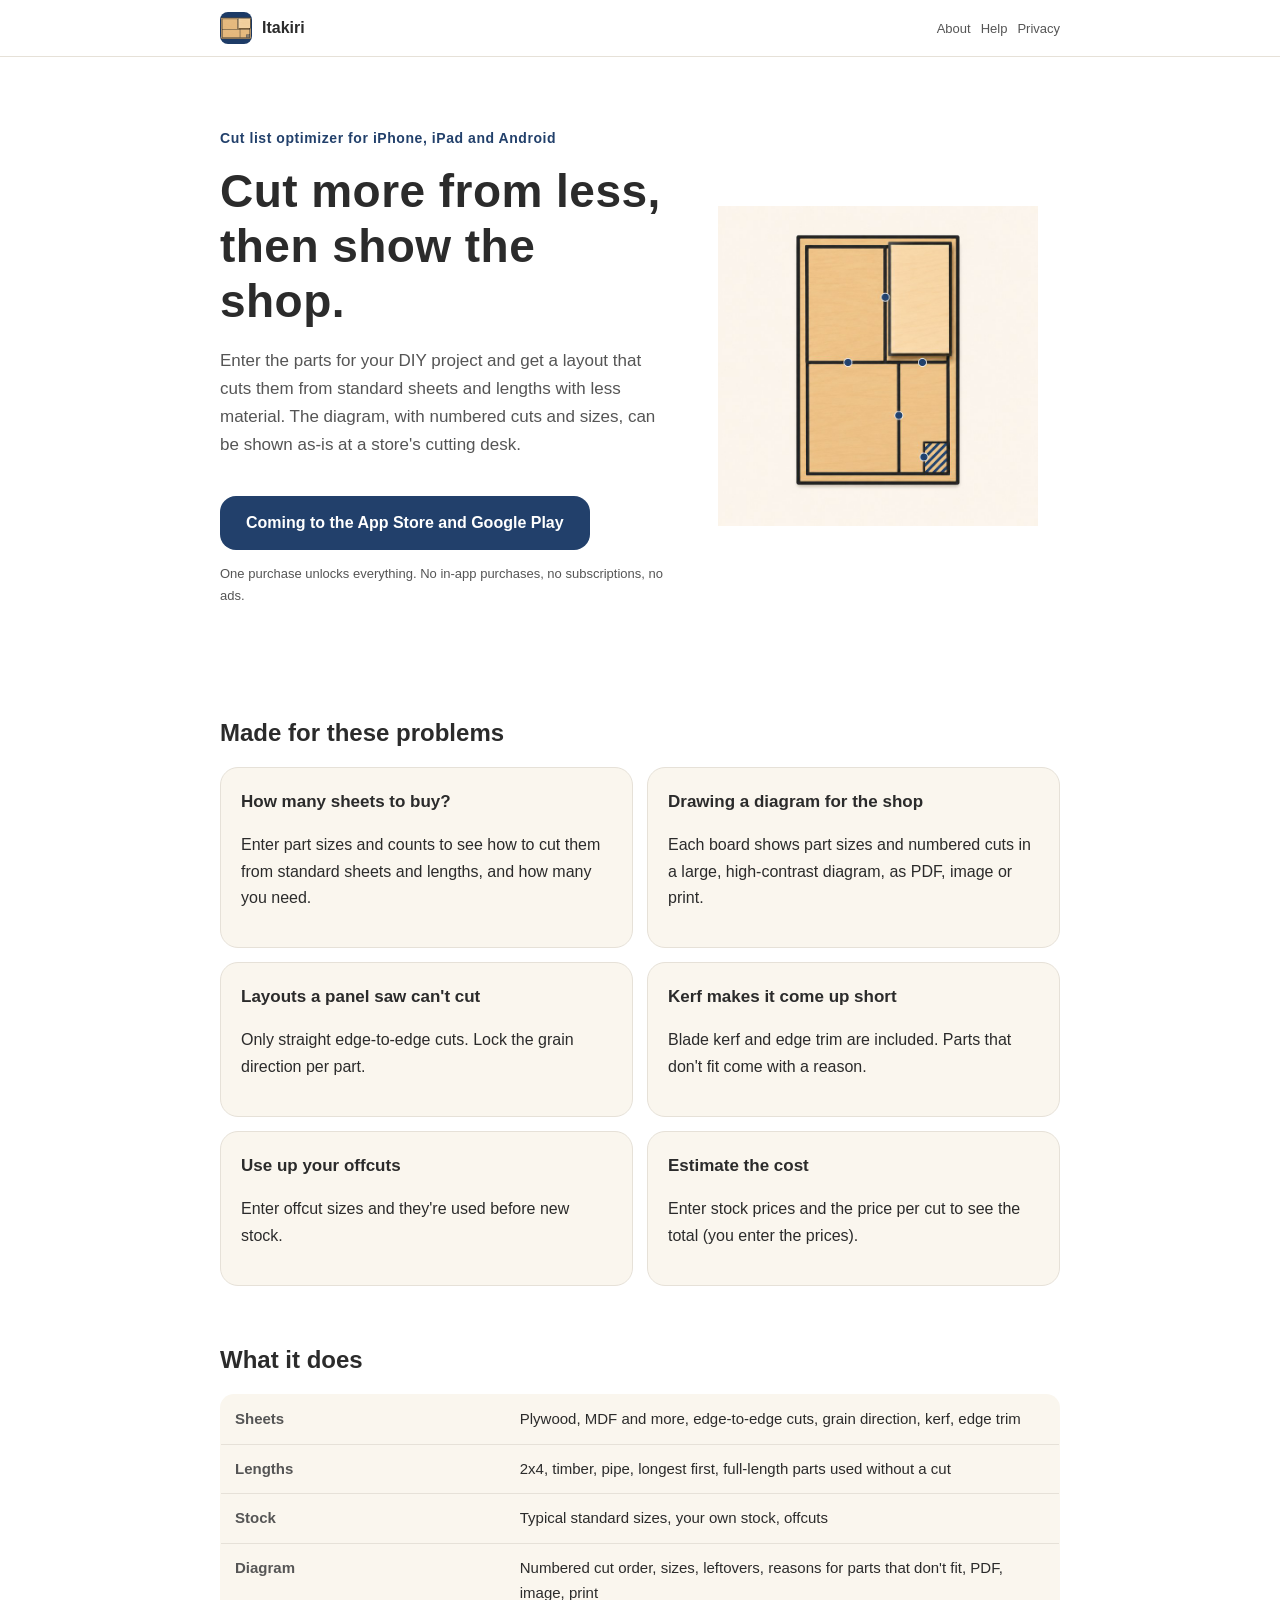
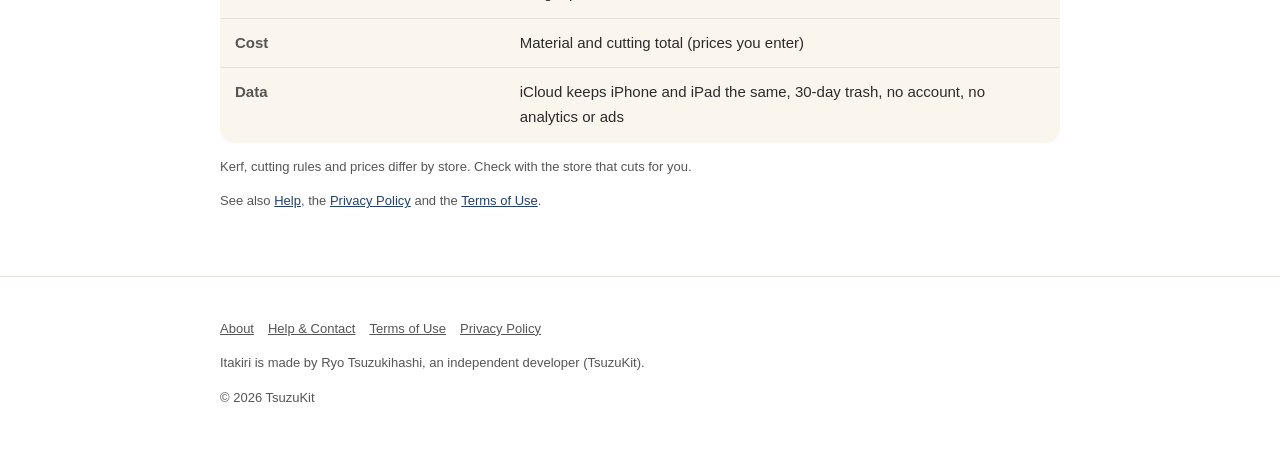
<file: index.html>
<!DOCTYPE html>
<html lang="ja" data-title-ja="いたきり｜板取り・木取り図とカットリスト" data-title-en="Itakiri | Cut list optimizer for sheets and lengths">
<head>
<meta charset="UTF-8">
<meta name="viewport" content="width=device-width, initial-scale=1">
<script>(function(){var l=navigator.languages&&navigator.languages.length?navigator.languages:[navigator.language||"ja"],p="en";for(var i=0;i<l.length;i++){var c=String(l[i]).toLowerCase();if(c.indexOf("ja")===0){p="ja";break}if(c.indexOf("en")===0){p="en";break}}var d=document.documentElement;d.lang=p;var t=d.getAttribute("data-title-"+p);if(t){document.title=t}})();</script>
<title>いたきり｜板取り・木取り図とカットリスト</title>
<meta name="description" content="DIY の部材を入れると、定尺の合板や長物から少ない材料で切り出す並べ方を出す道具。切る順の番号つきの板取り図を、そのままホームセンターのカット受付に見せられる。広告なしの買い切り。 / Enter your DIY parts and get a layout that cuts them from standard sheets and lengths with less material, with a numbered diagram for the cutting desk. No ads, one purchase.">
<meta property="og:title" content="いたきり｜板取り・木取り図とカットリスト">
<meta property="og:description" content="DIY の部材を入れると、定尺の合板や長物から少ない材料で切り出す並べ方を出す道具。切る順の番号つきの板取り図を、そのままホームセンターのカット受付に見せられる。広告なしの買い切り。">
<meta property="og:type" content="website">
<meta property="og:url" content="https://itakiri.tsuzukit.com/">
<meta property="og:image" content="https://itakiri.tsuzukit.com/assets/og.jpg">
<link rel="icon" href="assets/icon.png">
<link rel="apple-touch-icon" href="assets/icon.png">
<link rel="stylesheet" href="style.css">
</head>
<body>
<div data-l="ja" lang="ja">
<header class="site"><div class="wrap">
<a class="brand" href="./"><img src="assets/icon.png" alt="" width="32" height="32">いたきり</a>
<nav class="site"><a href="./">紹介</a><a href="support.html">使い方</a><a href="privacy.html">プライバシー</a></nav>
</div></header>
<main class="wrap">
<section class="hero">
<div>
<p class="eyebrow">iPhone・iPad・Android の板取り・カットリスト</p>
<h1>少ない材料で切り出して、<br>その図を店に見せる。</h1>
<p class="lead">DIY でつくる物の部材を入れると、定尺の合板や長物から少ない材料で切り出す並べ方を計算します。切る順の番号と寸法のついた板取り図は、ホームセンターのカット受付にそのまま見せられます。</p>
<a class="cta" href="#store" id="store">App Store・Google Play で配信予定</a>
<p class="note">買い切りで全部の機能が使えます。アプリ内課金・サブスクリプション・広告はありません。</p>
</div>
<img src="assets/hero.jpg" alt="合板に部材を並べた板取り図のイラスト" width="360">
</section>

<h2>こんな困りごとのために</h2>
<div class="grid two">
<div class="card"><h3>何枚買えばいいか分からない</h3><p>部材の寸法と数を入れると、定尺の板や長物から切り出す並べ方と、使う数を出します。</p></div>
<div class="card"><h3>店で切ってもらう図を描くのが手間</h3><p>板ごとに、部材の寸法と切る順の番号をつけた図を、白地に大きな字で出します。PDF・画像・印刷で。</p></div>
<div class="card"><h3>パネルソーで切れない並べ方</h3><p>端から端までの通しの線だけで並べます。木目の向きも部材ごとに固定できます。</p></div>
<div class="card"><h3>刃の厚みで足りなくなる</h3><p>刃の厚みと耳落としを数に入れます。入らない部材は理由をつけて知らせます。</p></div>
<div class="card"><h3>端材を使い切りたい</h3><p>手元の端材の大きさを入れると、新しい材料より先に端材から切り出します。</p></div>
<div class="card"><h3>材料費の見当がつかない</h3><p>定尺の値段と1カットの値段を入れると、合計を出します（値段はご自身で入れてください）。</p></div>
</div>

<h2>できること</h2>
<table>
<tr><th>板</th><td>合板・MDF など・通しカット・木目の向き・刃の厚み・耳落とし</td></tr>
<tr><th>長物</th><td>2×4・角材・パイプ・長い部材の順に切り出す・ちょうどの長さは切らずに使う</td></tr>
<tr><th>材料</th><td>よくある定尺の寸法・自分の材料・手元の端材</td></tr>
<tr><th>図</th><td>切る順の番号・寸法・余り・入らない理由・PDF・画像・印刷</td></tr>
<tr><th>費用</th><td>材料費とカット代の合計（値段は本人が入れる）</td></tr>
<tr><th>データ</th><td>iCloud で iPhone と iPad をそろえる・ゴミ箱（30日）・アカウントなし・解析と広告なし</td></tr>
</table>
<p class="note">刃の厚みやカットの決まり・値段は店ごとにちがいます。カットを頼む店でお確かめください。</p>
<p class="note"><a href="support.html">使い方</a>・<a href="privacy.html">プライバシーポリシー</a>・<a href="terms.html">利用規約</a>もご覧ください。</p>
</main>
<footer class="site"><div class="wrap">
<p><a href="./">紹介</a><a href="support.html">使い方とお問い合わせ</a><a href="terms.html">利用規約</a><a href="privacy.html">プライバシーポリシー</a></p>
<p>いたきりは、個人開発者の續橋涼（TsuzuKit）が作っているアプリです。</p>
<p>© 2026 TsuzuKit</p>
</div></footer>
</div>
<div data-l="en" lang="en">
<header class="site"><div class="wrap">
<a class="brand" href="./"><img src="assets/icon.png" alt="" width="32" height="32">Itakiri</a>
<nav class="site"><a href="./">About</a><a href="support.html">Help</a><a href="privacy.html">Privacy</a></nav>
</div></header>
<main class="wrap">
<section class="hero">
<div>
<p class="eyebrow">Cut list optimizer for iPhone, iPad and Android</p>
<h1>Cut more from less,<br>then show the shop.</h1>
<p class="lead">Enter the parts for your DIY project and get a layout that cuts them from standard sheets and lengths with less material. The diagram, with numbered cuts and sizes, can be shown as-is at a store's cutting desk.</p>
<a class="cta" href="#store" id="store">Coming to the App Store and Google Play</a>
<p class="note">One purchase unlocks everything. No in-app purchases, no subscriptions, no ads.</p>
</div>
<img src="assets/hero.jpg" alt="Illustration of parts laid out on a plywood sheet" width="360">
</section>

<h2>Made for these problems</h2>
<div class="grid two">
<div class="card"><h3>How many sheets to buy?</h3><p>Enter part sizes and counts to see how to cut them from standard sheets and lengths, and how many you need.</p></div>
<div class="card"><h3>Drawing a diagram for the shop</h3><p>Each board shows part sizes and numbered cuts in a large, high-contrast diagram, as PDF, image or print.</p></div>
<div class="card"><h3>Layouts a panel saw can't cut</h3><p>Only straight edge-to-edge cuts. Lock the grain direction per part.</p></div>
<div class="card"><h3>Kerf makes it come up short</h3><p>Blade kerf and edge trim are included. Parts that don't fit come with a reason.</p></div>
<div class="card"><h3>Use up your offcuts</h3><p>Enter offcut sizes and they're used before new stock.</p></div>
<div class="card"><h3>Estimate the cost</h3><p>Enter stock prices and the price per cut to see the total (you enter the prices).</p></div>
</div>

<h2>What it does</h2>
<table>
<tr><th>Sheets</th><td>Plywood, MDF and more, edge-to-edge cuts, grain direction, kerf, edge trim</td></tr>
<tr><th>Lengths</th><td>2x4, timber, pipe, longest first, full-length parts used without a cut</td></tr>
<tr><th>Stock</th><td>Typical standard sizes, your own stock, offcuts</td></tr>
<tr><th>Diagram</th><td>Numbered cut order, sizes, leftovers, reasons for parts that don't fit, PDF, image, print</td></tr>
<tr><th>Cost</th><td>Material and cutting total (prices you enter)</td></tr>
<tr><th>Data</th><td>iCloud keeps iPhone and iPad the same, 30-day trash, no account, no analytics or ads</td></tr>
</table>
<p class="note">Kerf, cutting rules and prices differ by store. Check with the store that cuts for you.</p>
<p class="note">See also <a href="support.html">Help</a>, the <a href="privacy.html">Privacy Policy</a> and the <a href="terms.html">Terms of Use</a>.</p>
</main>
<footer class="site"><div class="wrap">
<p><a href="./">About</a><a href="support.html">Help & Contact</a><a href="terms.html">Terms of Use</a><a href="privacy.html">Privacy Policy</a></p>
<p>Itakiri is made by Ryo Tsuzukihashi, an independent developer (TsuzuKit).</p>
<p>© 2026 TsuzuKit</p>
</div></footer>
</div>
</body>
</html>
</file>
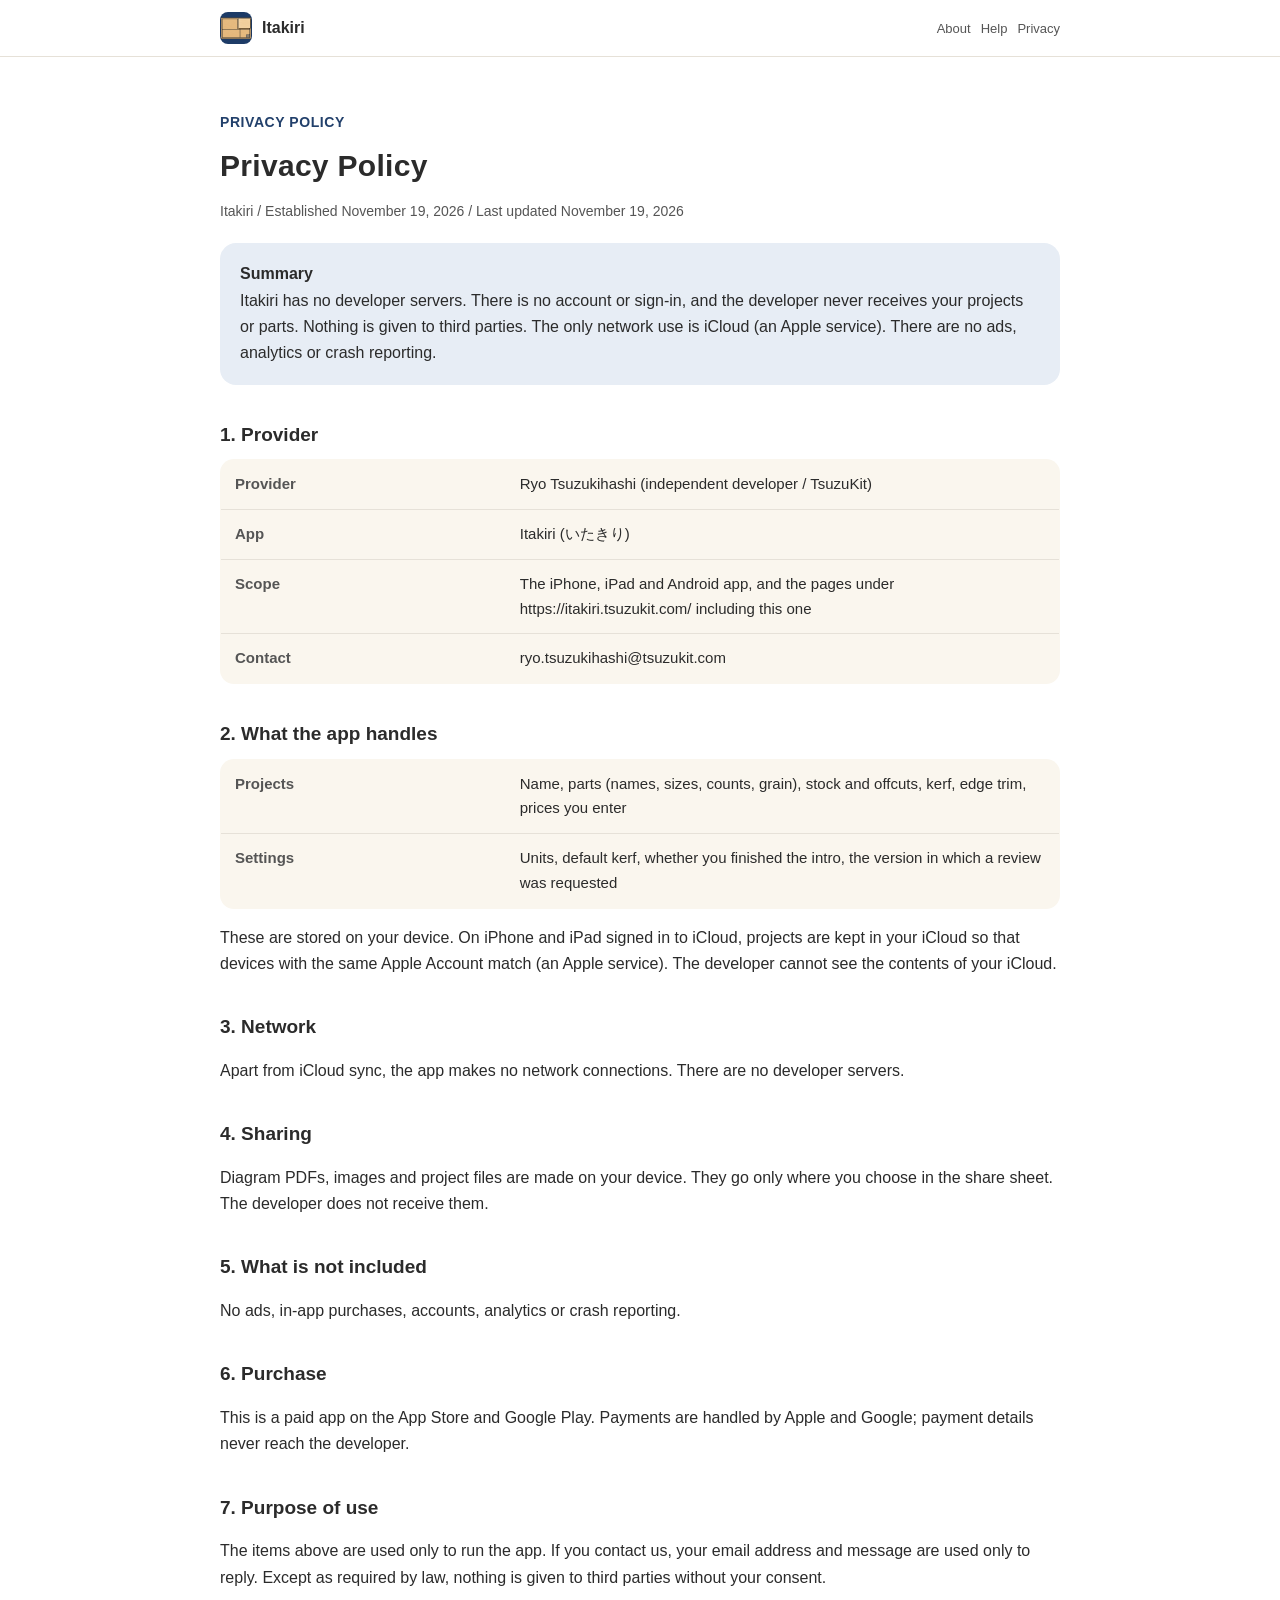
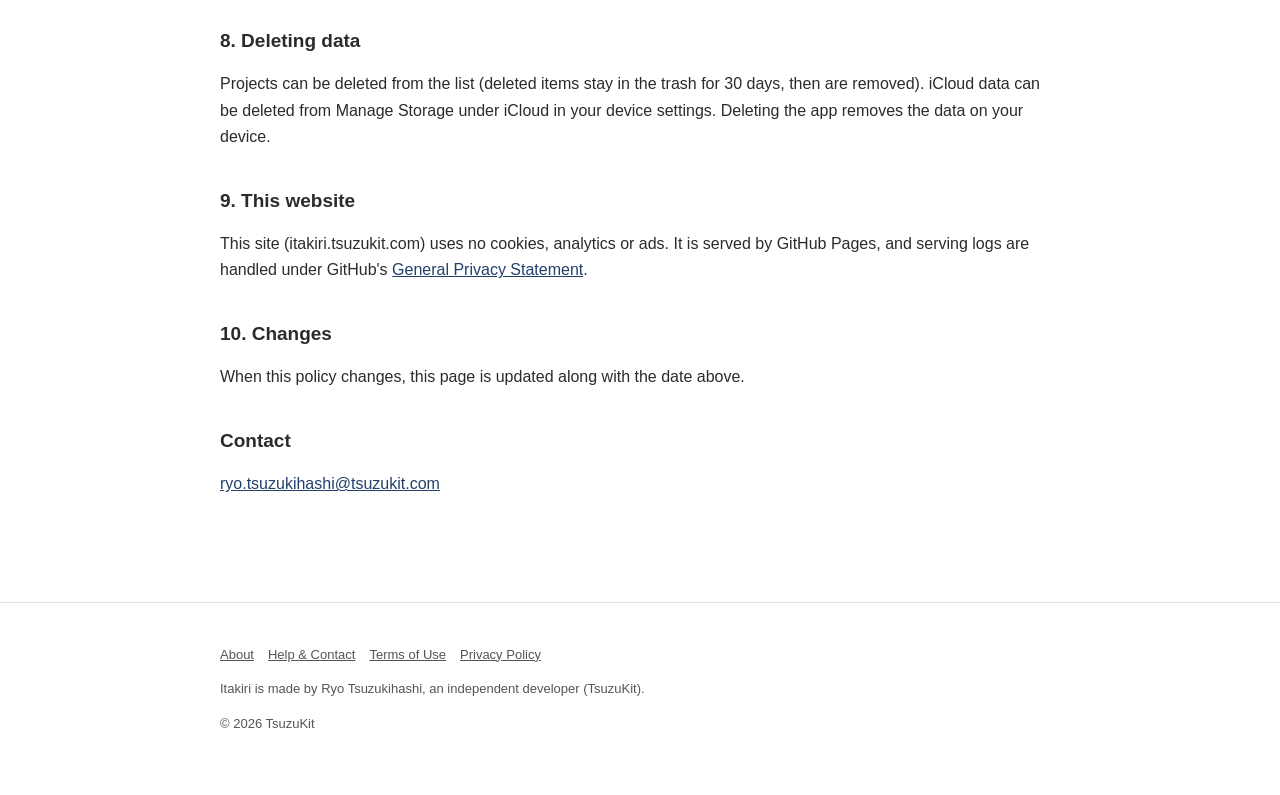
<file: privacy.html>
<!DOCTYPE html>
<html lang="ja" data-title-ja="プライバシーポリシー - いたきり" data-title-en="Privacy Policy - Itakiri">
<head>
<meta charset="UTF-8">
<meta name="viewport" content="width=device-width, initial-scale=1">
<script>(function(){var l=navigator.languages&&navigator.languages.length?navigator.languages:[navigator.language||"ja"],p="en";for(var i=0;i<l.length;i++){var c=String(l[i]).toLowerCase();if(c.indexOf("ja")===0){p="ja";break}if(c.indexOf("en")===0){p="en";break}}var d=document.documentElement;d.lang=p;var t=d.getAttribute("data-title-"+p);if(t){document.title=t}})();</script>
<title>プライバシーポリシー - いたきり</title>
<meta name="description" content="いたきりのプライバシーポリシー。開発者は個人情報を集めません。通信は iCloud だけです。 / Privacy Policy for Itakiri. The developer collects no personal information. The only network use is iCloud.">
<meta property="og:title" content="プライバシーポリシー - いたきり">
<meta property="og:description" content="いたきりのプライバシーポリシー。開発者は個人情報を集めません。通信は iCloud だけです。">
<meta property="og:type" content="website">
<meta property="og:url" content="https://itakiri.tsuzukit.com/privacy.html">
<meta property="og:image" content="https://itakiri.tsuzukit.com/assets/og.jpg">
<link rel="icon" href="assets/icon.png">
<link rel="apple-touch-icon" href="assets/icon.png">
<link rel="stylesheet" href="style.css">
</head>
<body>
<div data-l="ja" lang="ja">
<header class="site"><div class="wrap">
<a class="brand" href="./"><img src="assets/icon.png" alt="" width="32" height="32">いたきり</a>
<nav class="site"><a href="./">紹介</a><a href="support.html">使い方</a><a href="privacy.html">プライバシー</a></nav>
</div></header>
<main class="wrap">
<article class="doc">
<p class="eyebrow">PRIVACY POLICY</p>
<h1>プライバシーポリシー</h1>
<p class="meta">いたきり／制定日 2026年11月19日／改定日 2026年11月19日</p>
<div class="summary"><strong>このポリシーの要旨</strong><br>いたきりは、開発者のサーバーを持たないアプリです。アカウント登録やログインはなく、開発者があなたの作品や部材の記録を受け取ることはありません。第三者に渡すこともありません。通信は iCloud（Apple のサービス）だけです。広告、分析ツール、クラッシュを報告する仕組みは入れていません。</div>
<h2>1. 提供者</h2>
<table>
<tr><th>提供者</th><td>續橋涼（個人開発者 / TsuzuKit）</td></tr>
<tr><th>アプリ名</th><td>いたきり（英語名 Itakiri）</td></tr>
<tr><th>対象</th><td>iPhone・iPad・Android 向けアプリと、このページを含む https://itakiri.tsuzukit.com/ 配下のページ</td></tr>
<tr><th>連絡先</th><td>ryo.tsuzukihashi@tsuzukit.com</td></tr>
</table>
<h2>2. アプリが扱うもの</h2>
<table>
<tr><th>作品</th><td>名前・部材（名前・寸法・数・木目）・材料と端材・刃の厚み・耳落とし・あなたが入れた値段</td></tr>
<tr><th>アプリの設定</th><td>長さの単位・既定の刃の厚み・案内を終えたかどうか・レビューのお願いを出した版</td></tr>
</table>
<p>これらは端末の中に保存します。iCloud に入っている iPhone・iPad では、作品をあなたの iCloud に置き、同じ Apple アカウントの端末でそろえます（Apple のサービス）。開発者は、あなたの iCloud の中身を見ることはできません。</p>
<h2>3. 通信</h2>
<p>iCloud との同期のほかに、通信はしません。開発者のサーバーはありません。</p>
<h2>4. 書き出し</h2>
<p>板取り図の PDF・画像・作品のファイルは端末の中で作ります。送り先は、あなたが共有の画面で選んだアプリやサービスです。開発者には届きません。</p>
<h2>5. 入れていないもの</h2>
<p>広告・アプリ内課金・アカウント登録・分析ツール・クラッシュの報告は入れていません。</p>
<h2>6. 購入</h2>
<p>本アプリは App Store と Google Play の有料アプリです。お支払いは Apple・Google が処理し、支払いの情報は開発者には届きません。</p>
<h2>7. 情報を使う目的</h2>
<p>上のものは、アプリを動かすためだけに使います。お問い合わせをいただいたときは、メールアドレスと内容をお返事のためだけに使います。法令にもとづく場合を除き、本人の同意なく第三者に渡すことはありません。</p>
<h2>8. 消したいとき</h2>
<p>作品は一覧から消せます（消したものはゴミ箱に30日残り、そのあと消えます）。iCloud の記録は、端末の設定の iCloud の「ストレージを管理」から消せます。アプリを消すと、端末の中のデータは消えます。</p>
<h2>9. このウェブサイトについて</h2>
<p>このサイト（itakiri.tsuzukit.com）は、Cookie も、アクセスを計測する仕組みも、広告も使っていません。サイトは GitHub Pages で配信しており、配信の記録は GitHub の <a href="https://docs.github.com/ja/site-policy/privacy-policies/github-general-privacy-statement">プライバシーについての声明</a> に沿って扱われます。</p>
<h2>10. 改定</h2>
<p>このポリシーを変えるときは、このページを書きかえ、上の改定日を新しくします。</p>
<h2>お問い合わせ</h2>
<p><a href="mailto:ryo.tsuzukihashi@tsuzukit.com">ryo.tsuzukihashi@tsuzukit.com</a></p>
</article>
</main>
<footer class="site"><div class="wrap">
<p><a href="./">紹介</a><a href="support.html">使い方とお問い合わせ</a><a href="terms.html">利用規約</a><a href="privacy.html">プライバシーポリシー</a></p>
<p>いたきりは、個人開発者の續橋涼（TsuzuKit）が作っているアプリです。</p>
<p>© 2026 TsuzuKit</p>
</div></footer>
</div>
<div data-l="en" lang="en">
<header class="site"><div class="wrap">
<a class="brand" href="./"><img src="assets/icon.png" alt="" width="32" height="32">Itakiri</a>
<nav class="site"><a href="./">About</a><a href="support.html">Help</a><a href="privacy.html">Privacy</a></nav>
</div></header>
<main class="wrap">
<article class="doc">
<p class="eyebrow">PRIVACY POLICY</p>
<h1>Privacy Policy</h1>
<p class="meta">Itakiri / Established November 19, 2026 / Last updated November 19, 2026</p>
<div class="summary"><strong>Summary</strong><br>Itakiri has no developer servers. There is no account or sign-in, and the developer never receives your projects or parts. Nothing is given to third parties. The only network use is iCloud (an Apple service). There are no ads, analytics or crash reporting.</div>
<h2>1. Provider</h2>
<table>
<tr><th>Provider</th><td>Ryo Tsuzukihashi (independent developer / TsuzuKit)</td></tr>
<tr><th>App</th><td>Itakiri (いたきり)</td></tr>
<tr><th>Scope</th><td>The iPhone, iPad and Android app, and the pages under https://itakiri.tsuzukit.com/ including this one</td></tr>
<tr><th>Contact</th><td>ryo.tsuzukihashi@tsuzukit.com</td></tr>
</table>
<h2>2. What the app handles</h2>
<table>
<tr><th>Projects</th><td>Name, parts (names, sizes, counts, grain), stock and offcuts, kerf, edge trim, prices you enter</td></tr>
<tr><th>Settings</th><td>Units, default kerf, whether you finished the intro, the version in which a review was requested</td></tr>
</table>
<p>These are stored on your device. On iPhone and iPad signed in to iCloud, projects are kept in your iCloud so that devices with the same Apple Account match (an Apple service). The developer cannot see the contents of your iCloud.</p>
<h2>3. Network</h2>
<p>Apart from iCloud sync, the app makes no network connections. There are no developer servers.</p>
<h2>4. Sharing</h2>
<p>Diagram PDFs, images and project files are made on your device. They go only where you choose in the share sheet. The developer does not receive them.</p>
<h2>5. What is not included</h2>
<p>No ads, in-app purchases, accounts, analytics or crash reporting.</p>
<h2>6. Purchase</h2>
<p>This is a paid app on the App Store and Google Play. Payments are handled by Apple and Google; payment details never reach the developer.</p>
<h2>7. Purpose of use</h2>
<p>The items above are used only to run the app. If you contact us, your email address and message are used only to reply. Except as required by law, nothing is given to third parties without your consent.</p>
<h2>8. Deleting data</h2>
<p>Projects can be deleted from the list (deleted items stay in the trash for 30 days, then are removed). iCloud data can be deleted from Manage Storage under iCloud in your device settings. Deleting the app removes the data on your device.</p>
<h2>9. This website</h2>
<p>This site (itakiri.tsuzukit.com) uses no cookies, analytics or ads. It is served by GitHub Pages, and serving logs are handled under GitHub's <a href="https://docs.github.com/en/site-policy/privacy-policies/github-general-privacy-statement">General Privacy Statement</a>.</p>
<h2>10. Changes</h2>
<p>When this policy changes, this page is updated along with the date above.</p>
<h2>Contact</h2>
<p><a href="mailto:ryo.tsuzukihashi@tsuzukit.com">ryo.tsuzukihashi@tsuzukit.com</a></p>
</article>
</main>
<footer class="site"><div class="wrap">
<p><a href="./">About</a><a href="support.html">Help & Contact</a><a href="terms.html">Terms of Use</a><a href="privacy.html">Privacy Policy</a></p>
<p>Itakiri is made by Ryo Tsuzukihashi, an independent developer (TsuzuKit).</p>
<p>© 2026 TsuzuKit</p>
</div></footer>
</div>
</body>
</html>
</file>
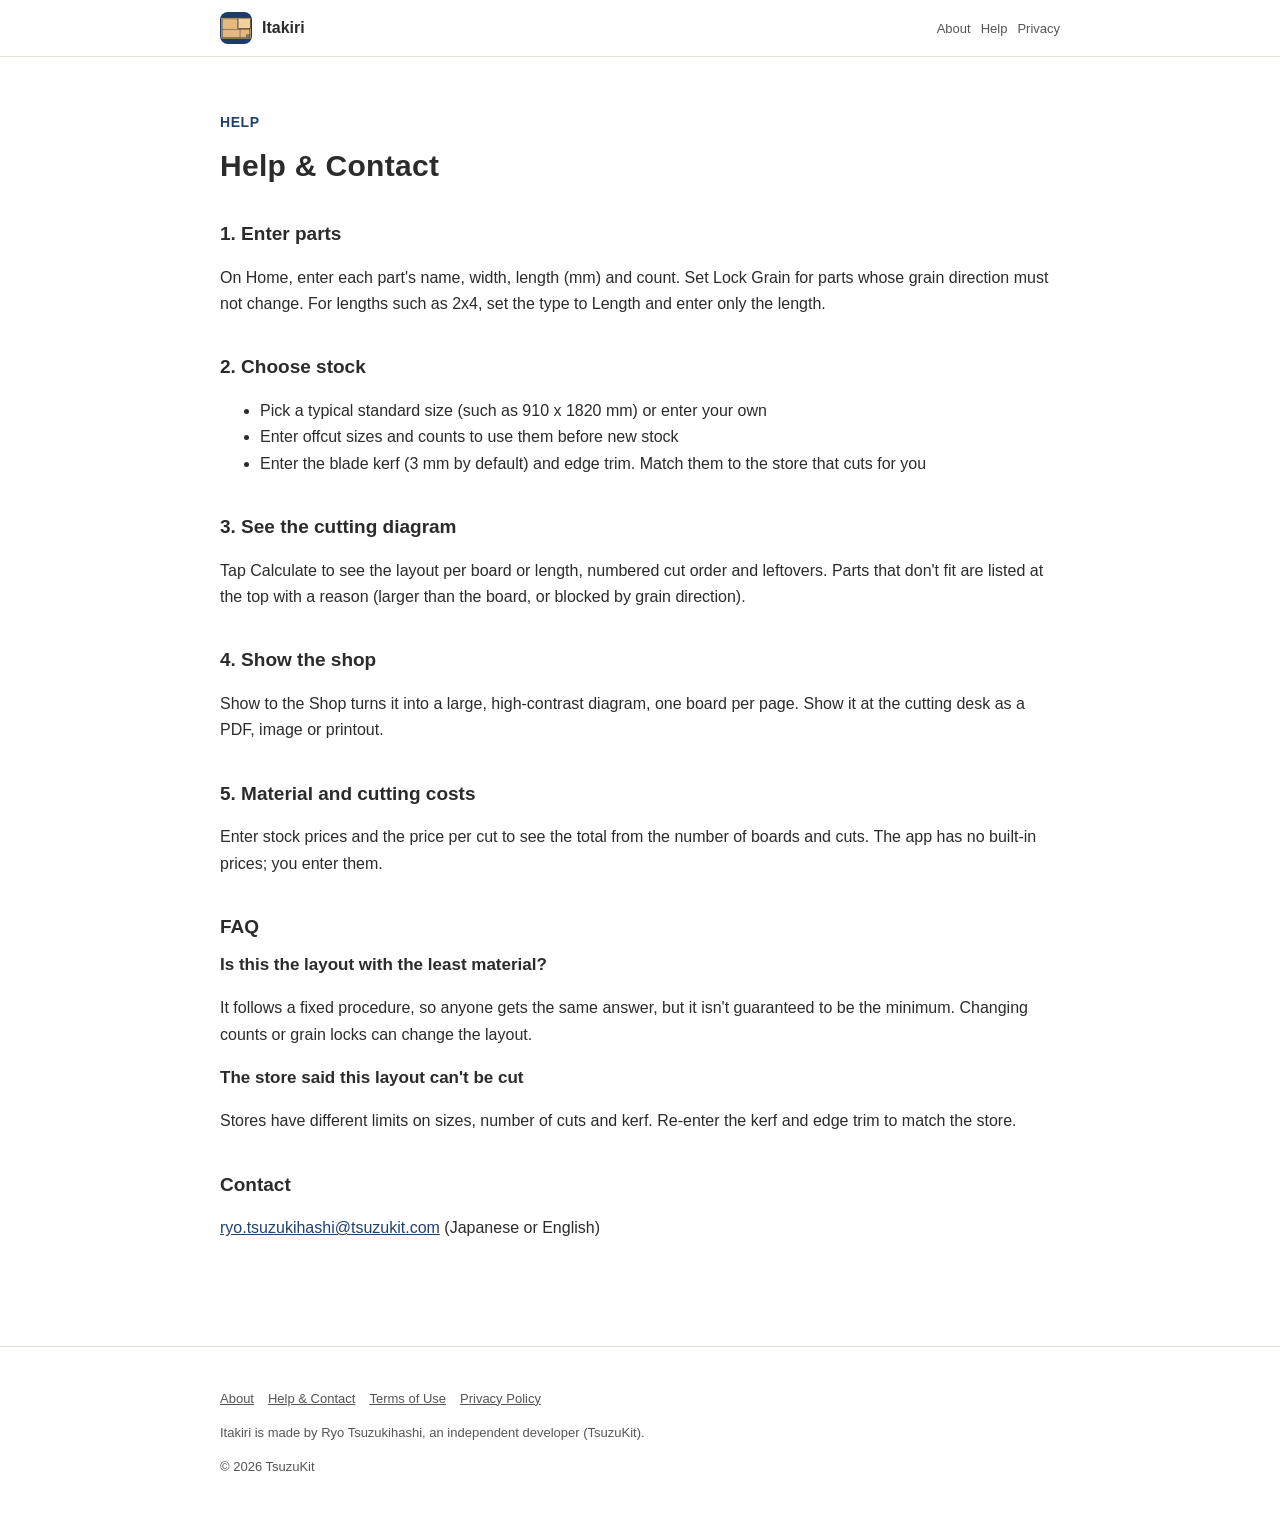
<file: support.html>
<!DOCTYPE html>
<html lang="ja" data-title-ja="使い方とお問い合わせ - いたきり" data-title-en="Help &amp; Contact - Itakiri">
<head>
<meta charset="UTF-8">
<meta name="viewport" content="width=device-width, initial-scale=1">
<script>(function(){var l=navigator.languages&&navigator.languages.length?navigator.languages:[navigator.language||"ja"],p="en";for(var i=0;i<l.length;i++){var c=String(l[i]).toLowerCase();if(c.indexOf("ja")===0){p="ja";break}if(c.indexOf("en")===0){p="en";break}}var d=document.documentElement;d.lang=p;var t=d.getAttribute("data-title-"+p);if(t){document.title=t}})();</script>
<title>使い方とお問い合わせ - いたきり</title>
<meta name="description" content="いたきりの使い方（部材を入れる・材料と端材・刃の厚みと耳落とし・板取り図・店に見せる）とよくあるご質問、お問い合わせ。 / How to use Itakiri (parts, stock and offcuts, kerf and edge trim, cutting diagrams, showing the shop), FAQ and contact.">
<meta property="og:title" content="使い方とお問い合わせ - いたきり">
<meta property="og:description" content="いたきりの使い方（部材を入れる・材料と端材・刃の厚みと耳落とし・板取り図・店に見せる）とよくあるご質問、お問い合わせ。">
<meta property="og:type" content="website">
<meta property="og:url" content="https://itakiri.tsuzukit.com/support.html">
<meta property="og:image" content="https://itakiri.tsuzukit.com/assets/og.jpg">
<link rel="icon" href="assets/icon.png">
<link rel="apple-touch-icon" href="assets/icon.png">
<link rel="stylesheet" href="style.css">
</head>
<body>
<div data-l="ja" lang="ja">
<header class="site"><div class="wrap">
<a class="brand" href="./"><img src="assets/icon.png" alt="" width="32" height="32">いたきり</a>
<nav class="site"><a href="./">紹介</a><a href="support.html">使い方</a><a href="privacy.html">プライバシー</a></nav>
</div></header>
<main class="wrap">
<article class="doc">
<p class="eyebrow">HELP</p>
<h1>使い方とお問い合わせ</h1>
<h2>1. 部材を入れる</h2>
<p>ホームの欄に、部材の名前・幅・長さ（mm）・数を入れます。木目の向きを変えたくない部材は［木目を固定］にします。長物（2×4 など）の部材は、種類を［長物］にして長さだけ入れます。</p>
<h2>2. 材料を選ぶ</h2>
<ul>
<li>よくある定尺（サブロク 910×1820 など）から選ぶか、自分の材料の寸法を入れます</li>
<li>手元の端材の大きさと数を入れると、先に端材から切り出します</li>
<li>刃の厚み（既定 3mm）と耳落とし（板の四辺を落とす幅）を入れます。カットを頼む店に合わせてください</li>
</ul>
<h2>3. 板取り図を見る</h2>
<p>［計算］で、板・長物ごとの並べ方・切る順の番号・余りが出ます。入らない部材は、上に理由（板より大きい・木目の向きで入らない）が出ます。</p>
<h2>4. 店に見せる</h2>
<p>［店に見せる］で、白地に大きな字の図（1枚に板1枚）になります。PDF・画像・印刷で、カット受付に見せてください。</p>
<h2>5. 材料費とカット代</h2>
<p>定尺の値段と1カットの値段を入れると、使う数とカットの数から合計を出します。値段はアプリに入っていないので、ご自身で入れてください。</p>
<h2>よくあるご質問</h2>
<h3>いちばん少ない並べ方ですか</h3>
<p>決まった手順で並べるので、どなたが計算しても同じ答えになりますが、いちばん少ない並べ方とは限りません。部材の数や木目の固定を変えると、並べ方が変わることがあります。</p>
<h3>店で「この並べ方では切れない」と言われました</h3>
<p>店によって、切れる大きさや回数・刃の厚みの決まりがちがいます。刃の厚みや耳落としを店に合わせて入れ直してください。</p>
<h2>お問い合わせ</h2>
<p><a href="mailto:ryo.tsuzukihashi@tsuzukit.com">ryo.tsuzukihashi@tsuzukit.com</a>（日本語・英語）</p>
</article>
</main>
<footer class="site"><div class="wrap">
<p><a href="./">紹介</a><a href="support.html">使い方とお問い合わせ</a><a href="terms.html">利用規約</a><a href="privacy.html">プライバシーポリシー</a></p>
<p>いたきりは、個人開発者の續橋涼（TsuzuKit）が作っているアプリです。</p>
<p>© 2026 TsuzuKit</p>
</div></footer>
</div>
<div data-l="en" lang="en">
<header class="site"><div class="wrap">
<a class="brand" href="./"><img src="assets/icon.png" alt="" width="32" height="32">Itakiri</a>
<nav class="site"><a href="./">About</a><a href="support.html">Help</a><a href="privacy.html">Privacy</a></nav>
</div></header>
<main class="wrap">
<article class="doc">
<p class="eyebrow">HELP</p>
<h1>Help &amp; Contact</h1>
<h2>1. Enter parts</h2>
<p>On Home, enter each part's name, width, length (mm) and count. Set Lock Grain for parts whose grain direction must not change. For lengths such as 2x4, set the type to Length and enter only the length.</p>
<h2>2. Choose stock</h2>
<ul>
<li>Pick a typical standard size (such as 910 x 1820 mm) or enter your own</li>
<li>Enter offcut sizes and counts to use them before new stock</li>
<li>Enter the blade kerf (3 mm by default) and edge trim. Match them to the store that cuts for you</li>
</ul>
<h2>3. See the cutting diagram</h2>
<p>Tap Calculate to see the layout per board or length, numbered cut order and leftovers. Parts that don't fit are listed at the top with a reason (larger than the board, or blocked by grain direction).</p>
<h2>4. Show the shop</h2>
<p>Show to the Shop turns it into a large, high-contrast diagram, one board per page. Show it at the cutting desk as a PDF, image or printout.</p>
<h2>5. Material and cutting costs</h2>
<p>Enter stock prices and the price per cut to see the total from the number of boards and cuts. The app has no built-in prices; you enter them.</p>
<h2>FAQ</h2>
<h3>Is this the layout with the least material?</h3>
<p>It follows a fixed procedure, so anyone gets the same answer, but it isn't guaranteed to be the minimum. Changing counts or grain locks can change the layout.</p>
<h3>The store said this layout can't be cut</h3>
<p>Stores have different limits on sizes, number of cuts and kerf. Re-enter the kerf and edge trim to match the store.</p>
<h2>Contact</h2>
<p><a href="mailto:ryo.tsuzukihashi@tsuzukit.com">ryo.tsuzukihashi@tsuzukit.com</a> (Japanese or English)</p>
</article>
</main>
<footer class="site"><div class="wrap">
<p><a href="./">About</a><a href="support.html">Help & Contact</a><a href="terms.html">Terms of Use</a><a href="privacy.html">Privacy Policy</a></p>
<p>Itakiri is made by Ryo Tsuzukihashi, an independent developer (TsuzuKit).</p>
<p>© 2026 TsuzuKit</p>
</div></footer>
</div>
</body>
</html>
</file>
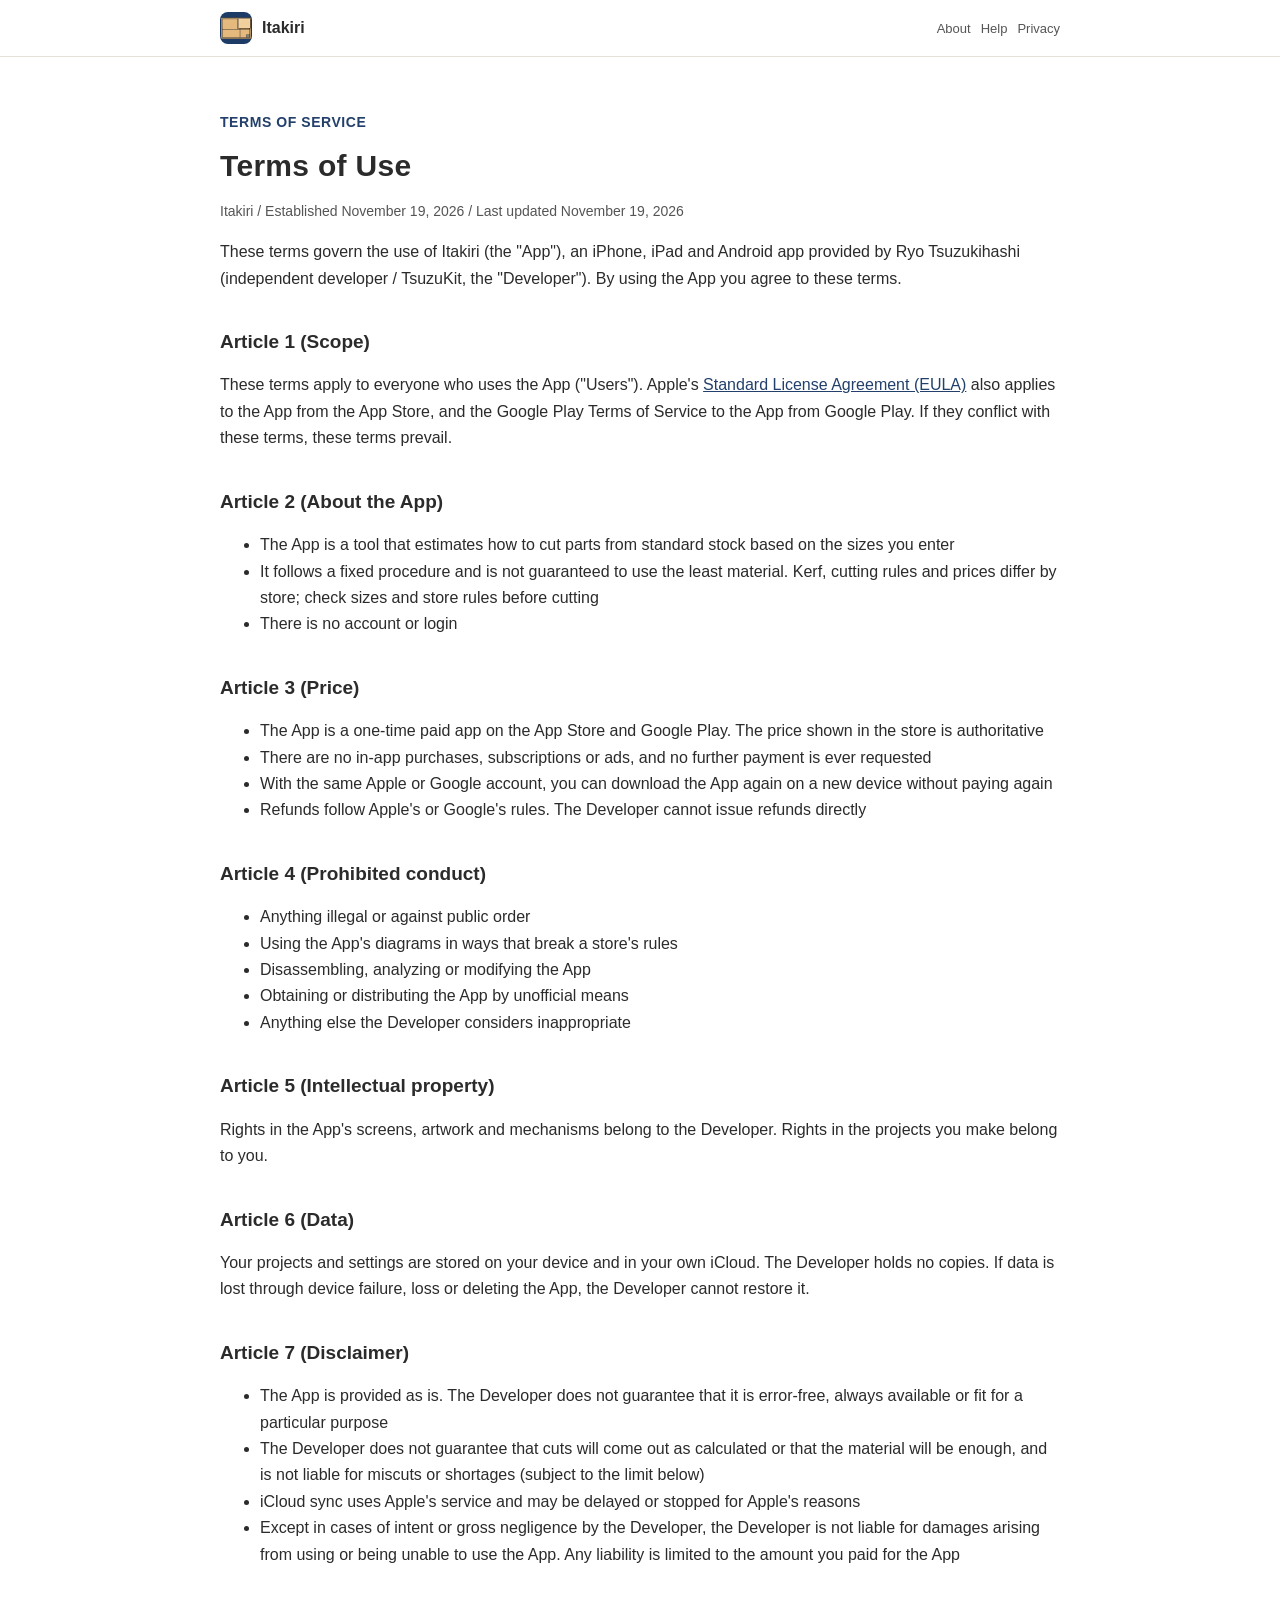
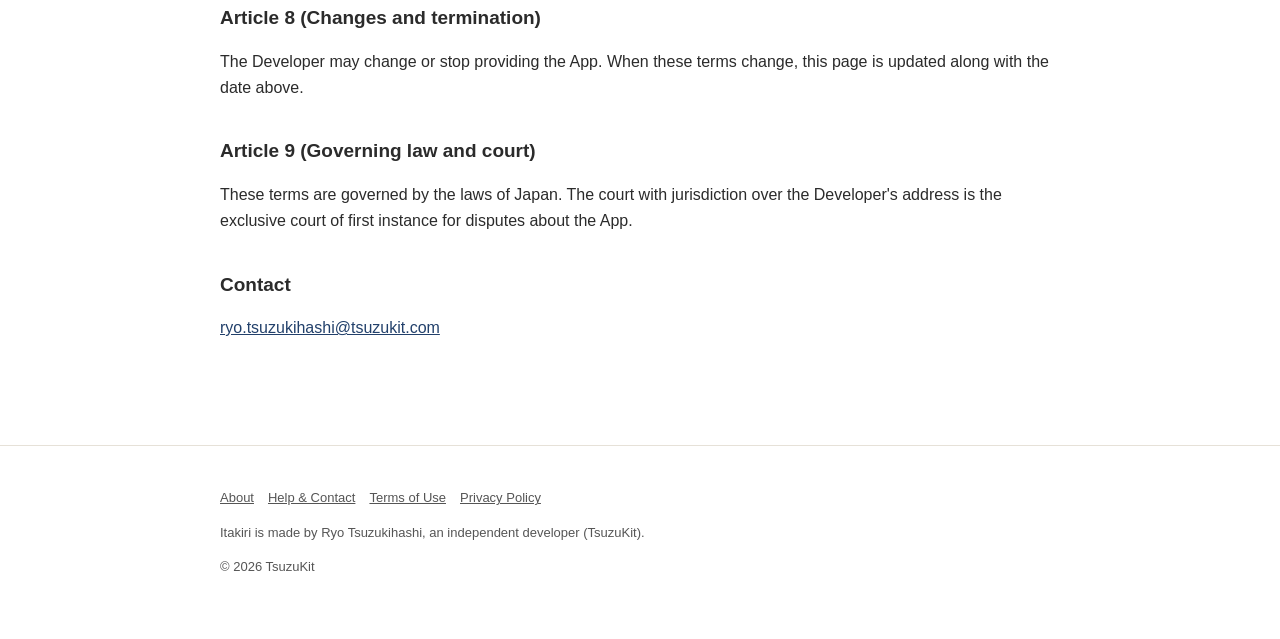
<file: terms.html>
<!DOCTYPE html>
<html lang="ja" data-title-ja="利用規約 - いたきり" data-title-en="Terms of Use - Itakiri">
<head>
<meta charset="UTF-8">
<meta name="viewport" content="width=device-width, initial-scale=1">
<script>(function(){var l=navigator.languages&&navigator.languages.length?navigator.languages:[navigator.language||"ja"],p="en";for(var i=0;i<l.length;i++){var c=String(l[i]).toLowerCase();if(c.indexOf("ja")===0){p="ja";break}if(c.indexOf("en")===0){p="en";break}}var d=document.documentElement;d.lang=p;var t=d.getAttribute("data-title-"+p);if(t){document.title=t}})();</script>
<title>利用規約 - いたきり</title>
<meta name="description" content="いたきりの利用規約。 / Terms of Use for Itakiri.">
<meta property="og:title" content="利用規約 - いたきり">
<meta property="og:description" content="いたきりの利用規約。">
<meta property="og:type" content="website">
<meta property="og:url" content="https://itakiri.tsuzukit.com/terms.html">
<meta property="og:image" content="https://itakiri.tsuzukit.com/assets/og.jpg">
<link rel="icon" href="assets/icon.png">
<link rel="apple-touch-icon" href="assets/icon.png">
<link rel="stylesheet" href="style.css">
</head>
<body>
<div data-l="ja" lang="ja">
<header class="site"><div class="wrap">
<a class="brand" href="./"><img src="assets/icon.png" alt="" width="32" height="32">いたきり</a>
<nav class="site"><a href="./">紹介</a><a href="support.html">使い方</a><a href="privacy.html">プライバシー</a></nav>
</div></header>
<main class="wrap">
<article class="doc">
<p class="eyebrow">TERMS OF SERVICE</p>
<h1>利用規約</h1>
<p class="meta">いたきり／制定日 2026年11月19日／改定日 2026年11月19日</p>
<p>この規約は、續橋涼（個人開発者 / TsuzuKit。以下「開発者」）が提供する iPhone・iPad・Android アプリ「いたきり」（以下「本アプリ」）を使うときの決まりです。本アプリを使った時点で、この規約に同意したものとします。</p>
<h2>第1条（適用）</h2>
<p>この規約は、本アプリを使うすべての方（以下「利用者」）に適用されます。App Store から入れた本アプリには、Apple が定める<a href="https://www.apple.com/legal/internet-services/itunes/dev/stdeula/">標準のライセンス契約（EULA）</a>も、Google Play から入れた本アプリには Google Play の利用規約も、あわせて適用されます。この規約とそれらが食い違うときは、この規約を優先します。</p>
<h2>第2条（本アプリについて）</h2>
<ul>
<li>本アプリは、部材の寸法から、定尺の材料を切り出す並べ方の目安を計算する道具です</li>
<li>計算は決まった手順によるもので、いちばん少ない並べ方とは限りません。刃の厚み・カットの決まり・値段は店ごとにちがうので、実際に切る前に寸法と店の決まりをお確かめください</li>
<li>アカウント登録やログインはありません</li>
</ul>
<h2>第3条（料金）</h2>
<ul>
<li>本アプリは、App Store・Google Play で購入する買い切りの有料アプリです。価格はストアに表示されるものが正です</li>
<li>アプリ内課金、サブスクリプション、広告はありません。購入したあとに追加の支払いを求めることはありません</li>
<li>同じ Apple アカウント・Google アカウントであれば、機種変更やアプリの入れ直しのときに、もう一度お支払いいただかずにダウンロードできます</li>
<li>返金は Apple・Google の規定に従います。開発者が直接返金することはできません</li>
</ul>
<h2>第4条（禁止事項）</h2>
<p>本アプリを使うとき、次のことをしてはいけません。</p>
<ul>
<li>法令や公序良俗に反すること</li>
<li>本アプリの図を、店の決まりに反する使い方で使うこと</li>
<li>本アプリを分解・解析・改変すること</li>
<li>本アプリを正規の方法以外で入手したり、配ったりすること</li>
<li>そのほか、開発者が不適切と判断すること</li>
</ul>
<h2>第5条（知的財産）</h2>
<p>本アプリの画面・絵・仕組みについての権利は、開発者にあります。利用者が作った作品の権利は、利用者にあります。</p>
<h2>第6条（データ）</h2>
<p>作品・設定は、利用者の端末と、利用者の iCloud に保存されます。開発者はその記録を持っていません。端末の故障や紛失、アプリの削除などで消えても、開発者は元に戻すことができません。</p>
<h2>第7条（免責事項）</h2>
<ul>
<li>本アプリは、そのままの状態で提供します。開発者は、本アプリに誤りがないこと、いつでも使えること、特定の目的に合うことを保証しません</li>
<li>計算どおりに切れること・材料が足りることは保証しません。切り損じや材料の不足による損害について、開発者は責任を負いません（下の項の上限のとおり）</li>
<li>iCloud の同期は Apple のサービスを使うため、Apple の都合で遅れたり止まったりすることがあります</li>
<li>本アプリを使ったこと、または使えなかったことで利用者や周りの人に損害が生じても、開発者に故意または重大な過失がある場合を除き、開発者は責任を負いません。責任を負う場合も、利用者が本アプリに支払った金額を上限とします</li>
</ul>
<h2>第8条（変更と終了）</h2>
<p>開発者は、本アプリの内容を変えること、提供を終えることがあります。この規約を変えるときは、このページを書きかえ、上の改定日を新しくします。</p>
<h2>第9条（準拠法と裁判所）</h2>
<p>この規約は日本法に従います。本アプリについての争いは、開発者の住所地を管轄する裁判所を、第一審の専属的な合意管轄裁判所とします。</p>
<h2>お問い合わせ</h2>
<p><a href="mailto:ryo.tsuzukihashi@tsuzukit.com">ryo.tsuzukihashi@tsuzukit.com</a></p>
</article>
</main>
<footer class="site"><div class="wrap">
<p><a href="./">紹介</a><a href="support.html">使い方とお問い合わせ</a><a href="terms.html">利用規約</a><a href="privacy.html">プライバシーポリシー</a></p>
<p>いたきりは、個人開発者の續橋涼（TsuzuKit）が作っているアプリです。</p>
<p>© 2026 TsuzuKit</p>
</div></footer>
</div>
<div data-l="en" lang="en">
<header class="site"><div class="wrap">
<a class="brand" href="./"><img src="assets/icon.png" alt="" width="32" height="32">Itakiri</a>
<nav class="site"><a href="./">About</a><a href="support.html">Help</a><a href="privacy.html">Privacy</a></nav>
</div></header>
<main class="wrap">
<article class="doc">
<p class="eyebrow">TERMS OF SERVICE</p>
<h1>Terms of Use</h1>
<p class="meta">Itakiri / Established November 19, 2026 / Last updated November 19, 2026</p>
<p>These terms govern the use of Itakiri (the "App"), an iPhone, iPad and Android app provided by Ryo Tsuzukihashi (independent developer / TsuzuKit, the "Developer"). By using the App you agree to these terms.</p>
<h2>Article 1 (Scope)</h2>
<p>These terms apply to everyone who uses the App ("Users"). Apple's <a href="https://www.apple.com/legal/internet-services/itunes/dev/stdeula/">Standard License Agreement (EULA)</a> also applies to the App from the App Store, and the Google Play Terms of Service to the App from Google Play. If they conflict with these terms, these terms prevail.</p>
<h2>Article 2 (About the App)</h2>
<ul>
<li>The App is a tool that estimates how to cut parts from standard stock based on the sizes you enter</li>
<li>It follows a fixed procedure and is not guaranteed to use the least material. Kerf, cutting rules and prices differ by store; check sizes and store rules before cutting</li>
<li>There is no account or login</li>
</ul>
<h2>Article 3 (Price)</h2>
<ul>
<li>The App is a one-time paid app on the App Store and Google Play. The price shown in the store is authoritative</li>
<li>There are no in-app purchases, subscriptions or ads, and no further payment is ever requested</li>
<li>With the same Apple or Google account, you can download the App again on a new device without paying again</li>
<li>Refunds follow Apple's or Google's rules. The Developer cannot issue refunds directly</li>
</ul>
<h2>Article 4 (Prohibited conduct)</h2>
<ul>
<li>Anything illegal or against public order</li>
<li>Using the App's diagrams in ways that break a store's rules</li>
<li>Disassembling, analyzing or modifying the App</li>
<li>Obtaining or distributing the App by unofficial means</li>
<li>Anything else the Developer considers inappropriate</li>
</ul>
<h2>Article 5 (Intellectual property)</h2>
<p>Rights in the App's screens, artwork and mechanisms belong to the Developer. Rights in the projects you make belong to you.</p>
<h2>Article 6 (Data)</h2>
<p>Your projects and settings are stored on your device and in your own iCloud. The Developer holds no copies. If data is lost through device failure, loss or deleting the App, the Developer cannot restore it.</p>
<h2>Article 7 (Disclaimer)</h2>
<ul>
<li>The App is provided as is. The Developer does not guarantee that it is error-free, always available or fit for a particular purpose</li>
<li>The Developer does not guarantee that cuts will come out as calculated or that the material will be enough, and is not liable for miscuts or shortages (subject to the limit below)</li>
<li>iCloud sync uses Apple's service and may be delayed or stopped for Apple's reasons</li>
<li>Except in cases of intent or gross negligence by the Developer, the Developer is not liable for damages arising from using or being unable to use the App. Any liability is limited to the amount you paid for the App</li>
</ul>
<h2>Article 8 (Changes and termination)</h2>
<p>The Developer may change or stop providing the App. When these terms change, this page is updated along with the date above.</p>
<h2>Article 9 (Governing law and court)</h2>
<p>These terms are governed by the laws of Japan. The court with jurisdiction over the Developer's address is the exclusive court of first instance for disputes about the App.</p>
<h2>Contact</h2>
<p><a href="mailto:ryo.tsuzukihashi@tsuzukit.com">ryo.tsuzukihashi@tsuzukit.com</a></p>
</article>
</main>
<footer class="site"><div class="wrap">
<p><a href="./">About</a><a href="support.html">Help & Contact</a><a href="terms.html">Terms of Use</a><a href="privacy.html">Privacy Policy</a></p>
<p>Itakiri is made by Ryo Tsuzukihashi, an independent developer (TsuzuKit).</p>
<p>© 2026 TsuzuKit</p>
</div></footer>
</div>
</body>
</html>
</file>
<file: style.css>
/* いたきり — 白い地・墨の文字・紺の差し色（白の上で 4.5:1 以上） */
:root {
  --paper: #ffffff; --card: #faf6ee; --ink: #2b2b2b; --sub: #555555; --line: #e6e1d8;
  --vermilion: #22406b; --vermilion-soft: #e7edf5; --navy: #22406b; --correct: #22406b;
}
@media (prefers-color-scheme: dark) {
  :root { --paper: #14161a; --card: #1d2026; --ink: #eef0f3; --sub: #b6bac2; --line: #2b3038;
    --vermilion: #e2c393; --vermilion-soft: #2a261e; --navy: #9db7e0; --correct: #e2c393; }
}
* { box-sizing: border-box; }
html { -webkit-text-size-adjust: 100%; }
body { margin: 0; background: var(--paper); color: var(--ink); line-height: 1.8;
  font-family: -apple-system, BlinkMacSystemFont, "Hiragino Sans", "Hiragino Kaku Gothic ProN", "Noto Sans JP", sans-serif; }
a { color: var(--navy); }
.wrap { max-width: 880px; margin: 0 auto; padding: 0 20px; }
header.site { border-bottom: 1px solid var(--line); background: var(--paper); position: sticky; top: 0; z-index: 5; }
header.site .wrap { display: flex; align-items: center; gap: 16px; min-height: 56px; }
.brand { display: flex; align-items: center; gap: 10px; font-weight: 800; text-decoration: none; color: var(--ink); margin-right: auto; }
.brand img { width: 32px; height: 32px; border-radius: 8px; }
nav.site a { font-size: 14px; text-decoration: none; color: var(--sub); margin-left: 14px; white-space: nowrap; }
nav.site a:hover { color: var(--ink); }
.hero { padding: 56px 0 40px; display: grid; gap: 32px; align-items: center; }
@media (min-width: 760px) { .hero { grid-template-columns: 1.1fr 0.9fr; } }
.eyebrow { color: var(--vermilion); font-weight: 700; font-size: 14px; letter-spacing: 0.04em; }
h1 { font-size: clamp(30px, 6vw, 46px); line-height: 1.35; margin: 8px 0 16px; letter-spacing: 0.01em; }
h2 { font-size: 24px; margin: 56px 0 16px; line-height: 1.5; }
h3 { font-size: 17px; margin: 0 0 6px; }
.lead { font-size: 17px; color: var(--sub); }
.cta { display: inline-block; margin-top: 20px; background: var(--vermilion); color: #ffffff; font-weight: 700; text-decoration: none;
  padding: 14px 26px; border-radius: 16px; }
.note { font-size: 13px; color: var(--sub); }
.hero img { width: 100%; max-width: 320px; height: auto; justify-self: center; }
.grid { display: grid; gap: 14px; }
@media (min-width: 700px) { .grid.two { grid-template-columns: 1fr 1fr; } .grid.three { grid-template-columns: repeat(3, 1fr); } }
.card { background: var(--card); border: 1px solid var(--line); border-radius: 18px; padding: 20px; }
.card.em { background: var(--vermilion-soft); border-color: transparent; }
.steps { counter-reset: step; }
.steps .card { position: relative; padding-left: 62px; }
.steps .card::before { counter-increment: step; content: counter(step); position: absolute; left: 18px; top: 18px; width: 32px; height: 32px;
  border-radius: 50%; border: 2.5px solid var(--vermilion); color: var(--vermilion); font-weight: 800; display: grid; place-items: center; }
table { width: 100%; border-collapse: collapse; background: var(--card); border: 1px solid var(--line); border-radius: 14px; overflow: hidden; }
th, td { text-align: left; padding: 12px 14px; border-bottom: 1px solid var(--line); vertical-align: top; font-size: 15px; }
th { width: 34%; color: var(--sub); font-weight: 600; }
tr:last-child th, tr:last-child td { border-bottom: none; }
.doc { padding: 40px 0 24px; }
.doc h1 { font-size: 30px; }
.doc h2 { font-size: 19px; margin: 36px 0 10px; }
.doc .meta { color: var(--sub); font-size: 14px; }
.doc .summary { background: var(--vermilion-soft); border-radius: 16px; padding: 18px 20px; margin: 20px 0; }
details { background: var(--card); border: 1px solid var(--line); border-radius: 14px; padding: 14px 18px; }
details + details { margin-top: 10px; }
summary { font-weight: 700; cursor: pointer; }
footer.site { border-top: 1px solid var(--line); margin-top: 64px; padding: 28px 0 48px; color: var(--sub); font-size: 13px; }
footer.site a { color: var(--sub); margin-right: 14px; }
.qid { font-family: ui-monospace, SFMono-Regular, Menlo, monospace; background: var(--card); border: 1px solid var(--line);
  border-radius: 8px; padding: 2px 8px; }
/* 端末の言語に合うほうだけ見せる（build.py が両方を1ページに入れる） */
html[lang="ja"] [data-l="en"], html[lang="en"] [data-l="ja"] { display: none; }
[lang="en"] { line-height: 1.65; }
[lang="en"] h1 { line-height: 1.2; }
[lang="en"] nav.site a { font-size: 13px; margin-left: 10px; }
@media (max-width: 480px) { nav.site a { font-size: 12px; margin-left: 8px; } header.site .wrap { gap: 4px; } .brand { gap: 7px; font-size: 15px; } }
.brand { white-space: nowrap; flex-shrink: 0; }
/* 幅の狭い画面では、上の帯の「紹介」を出さない（左のアプリ名が同じ行き先） */
@media (max-width: 480px) { nav.site a:first-child { display: none; } }
</file>
